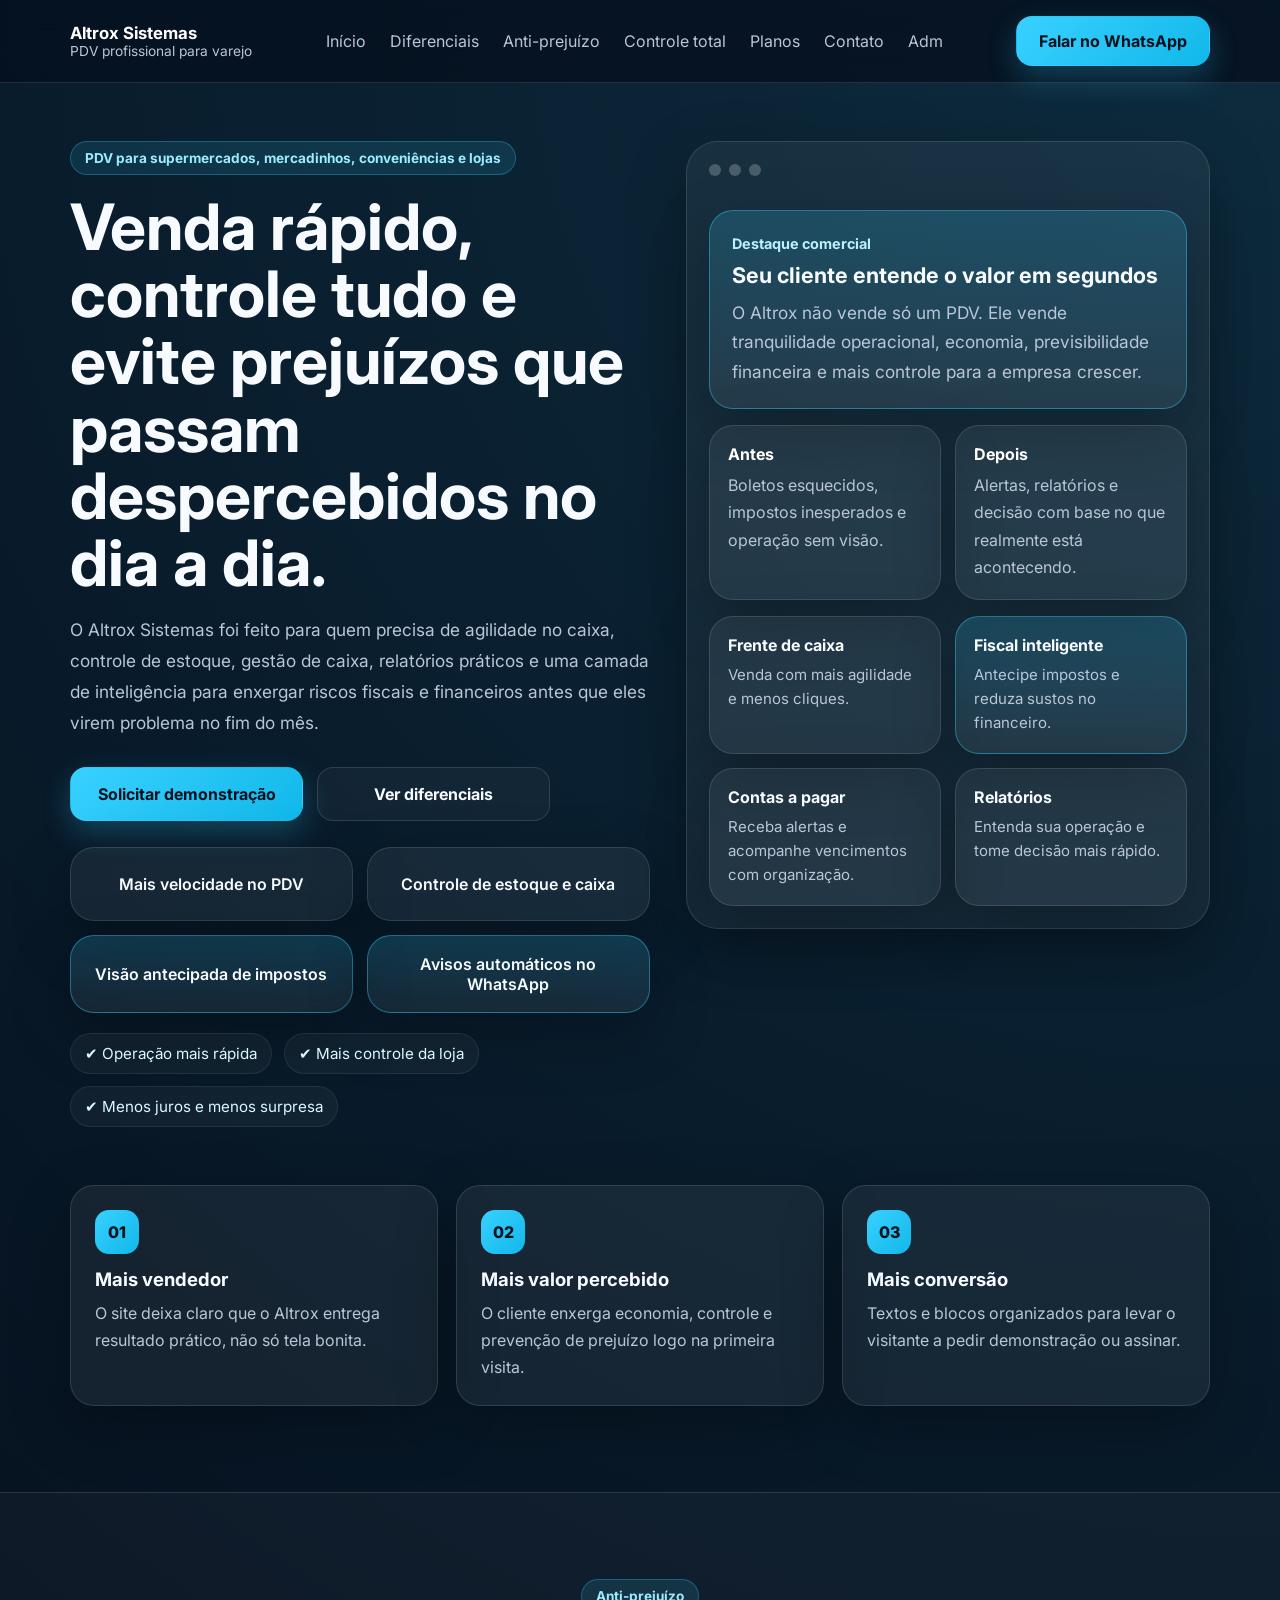
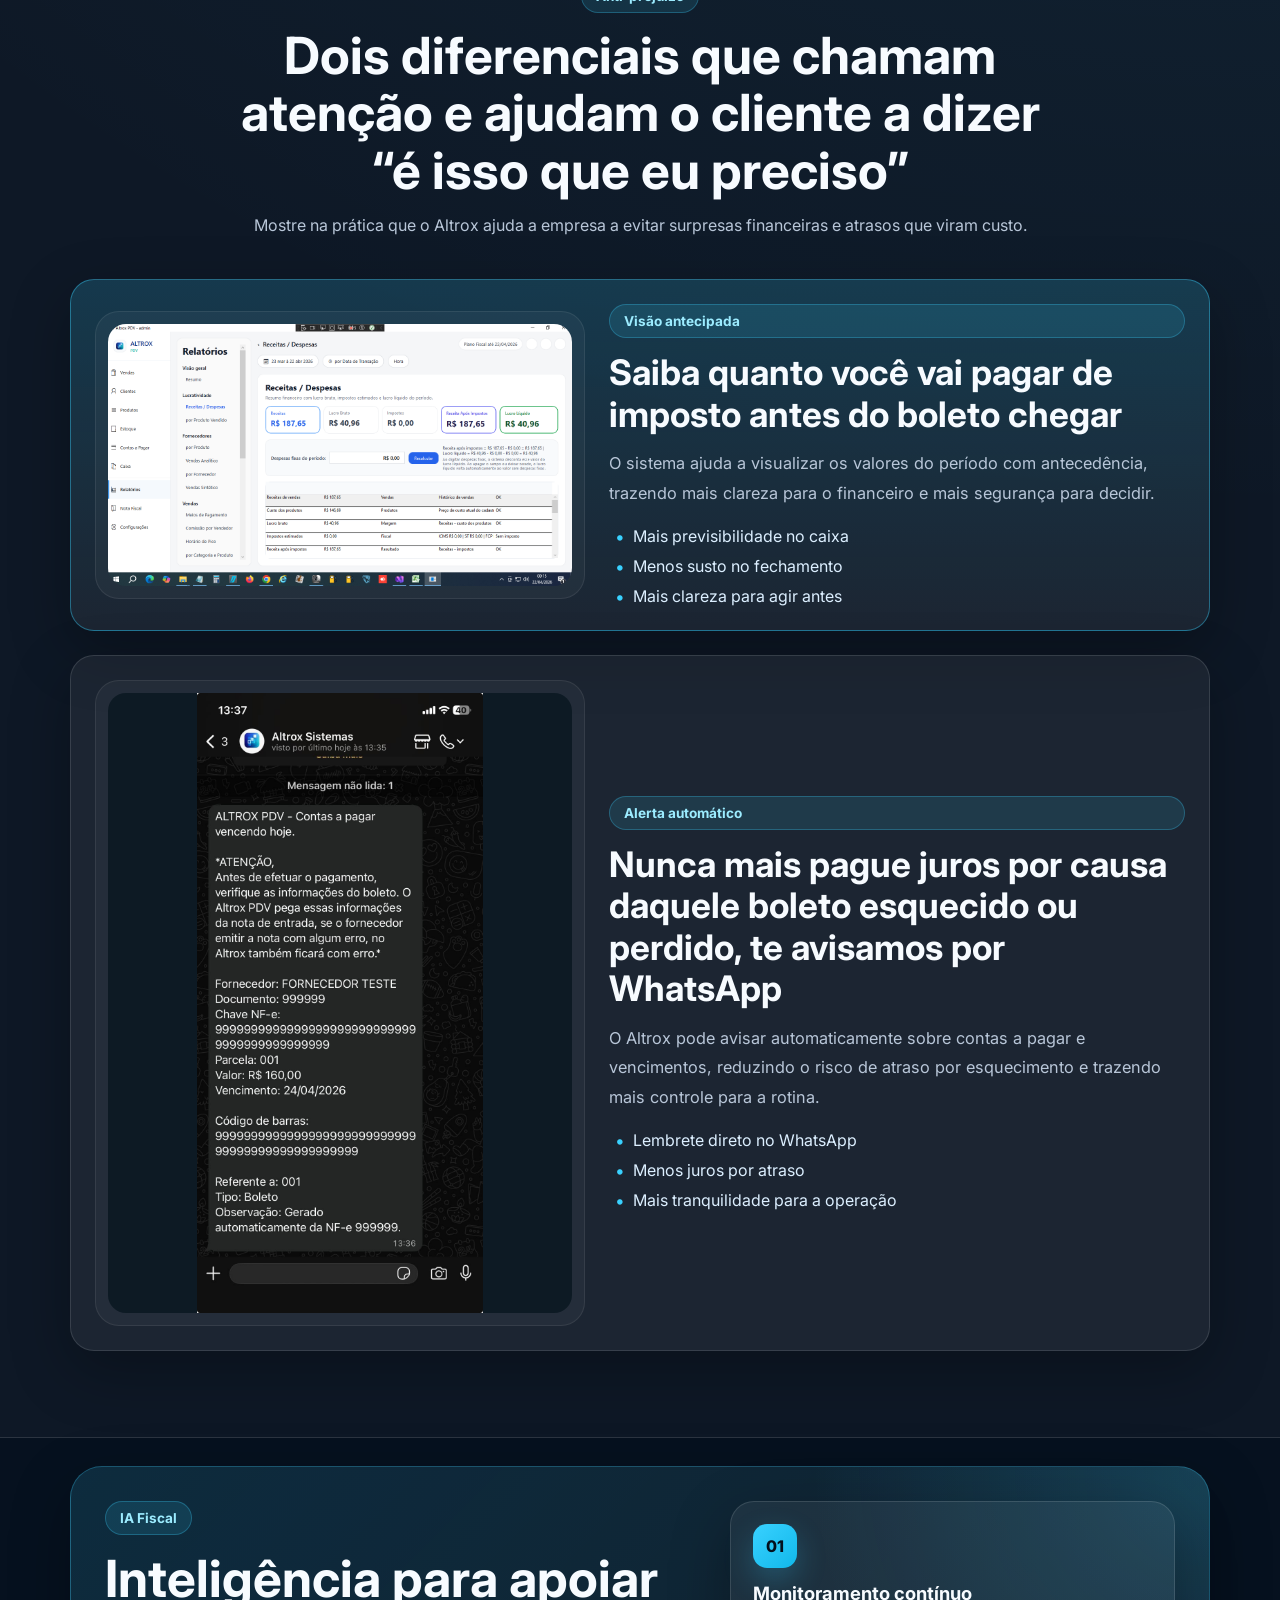
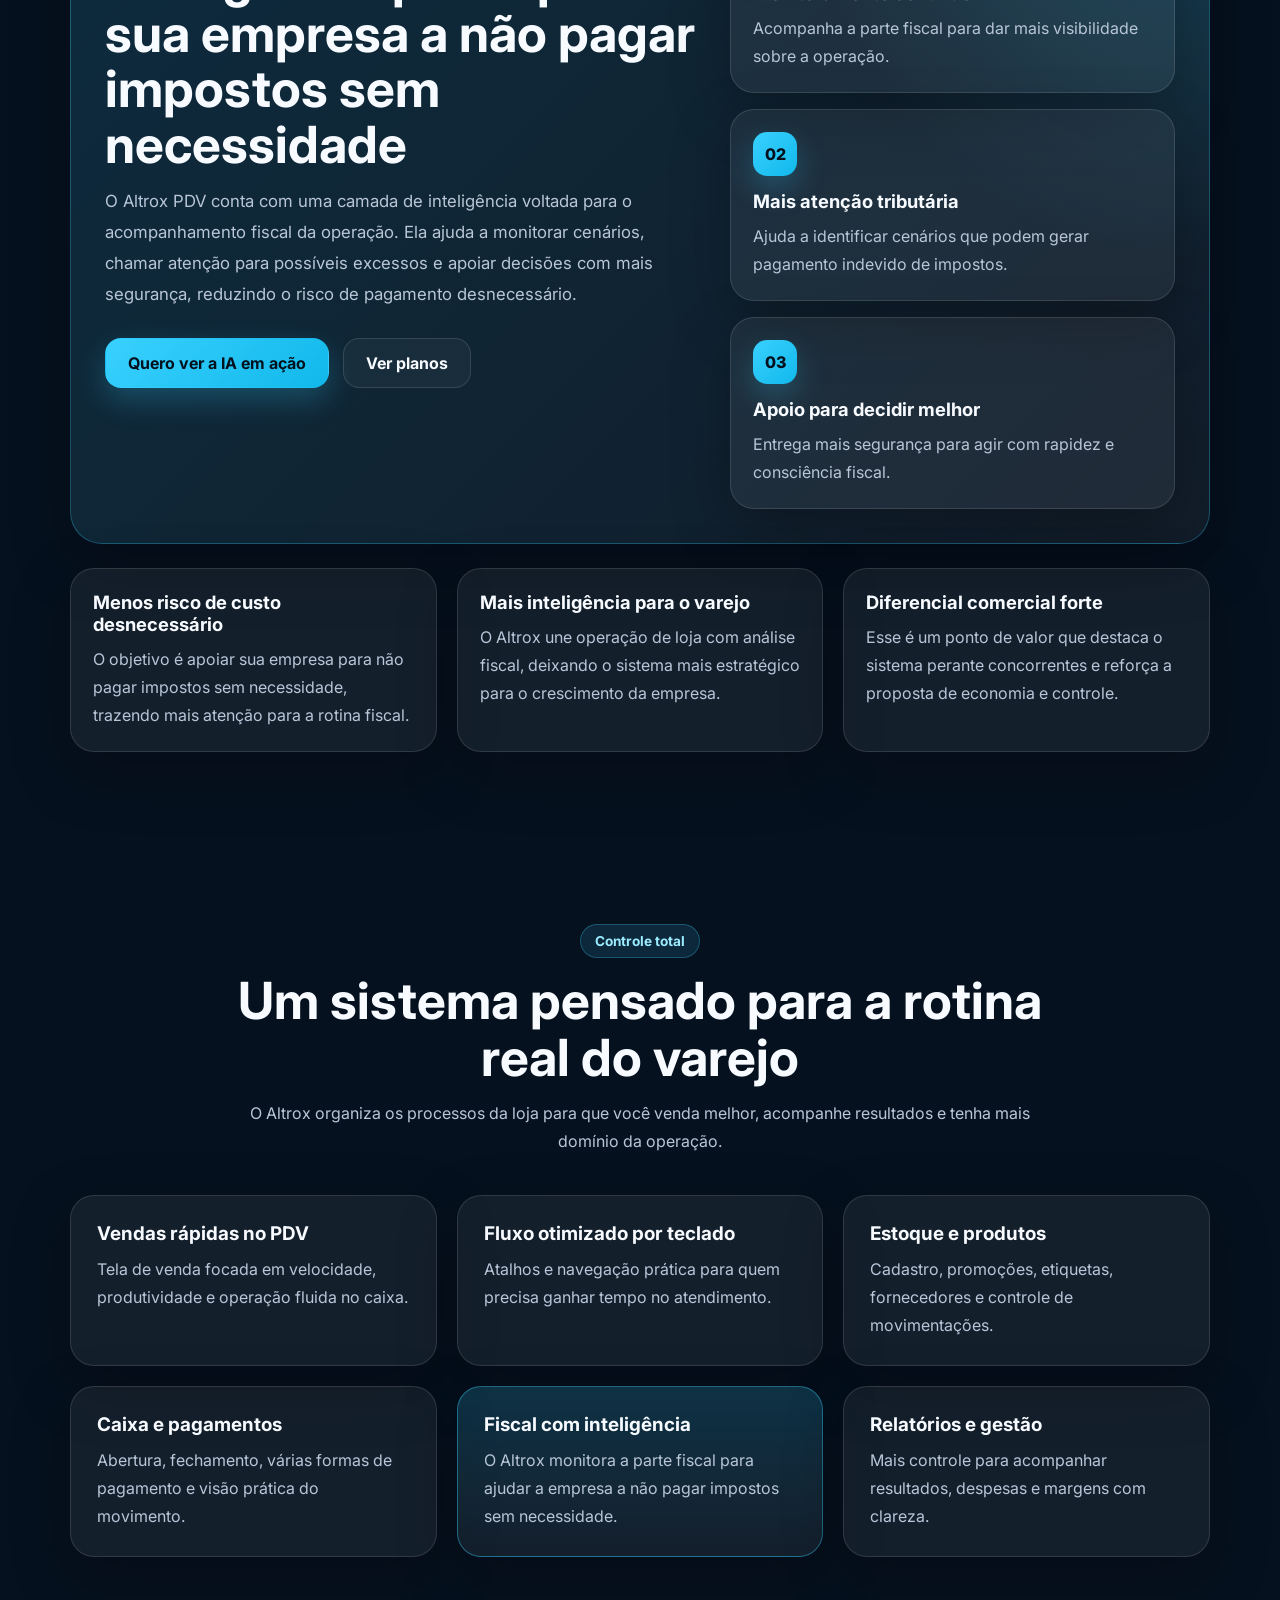
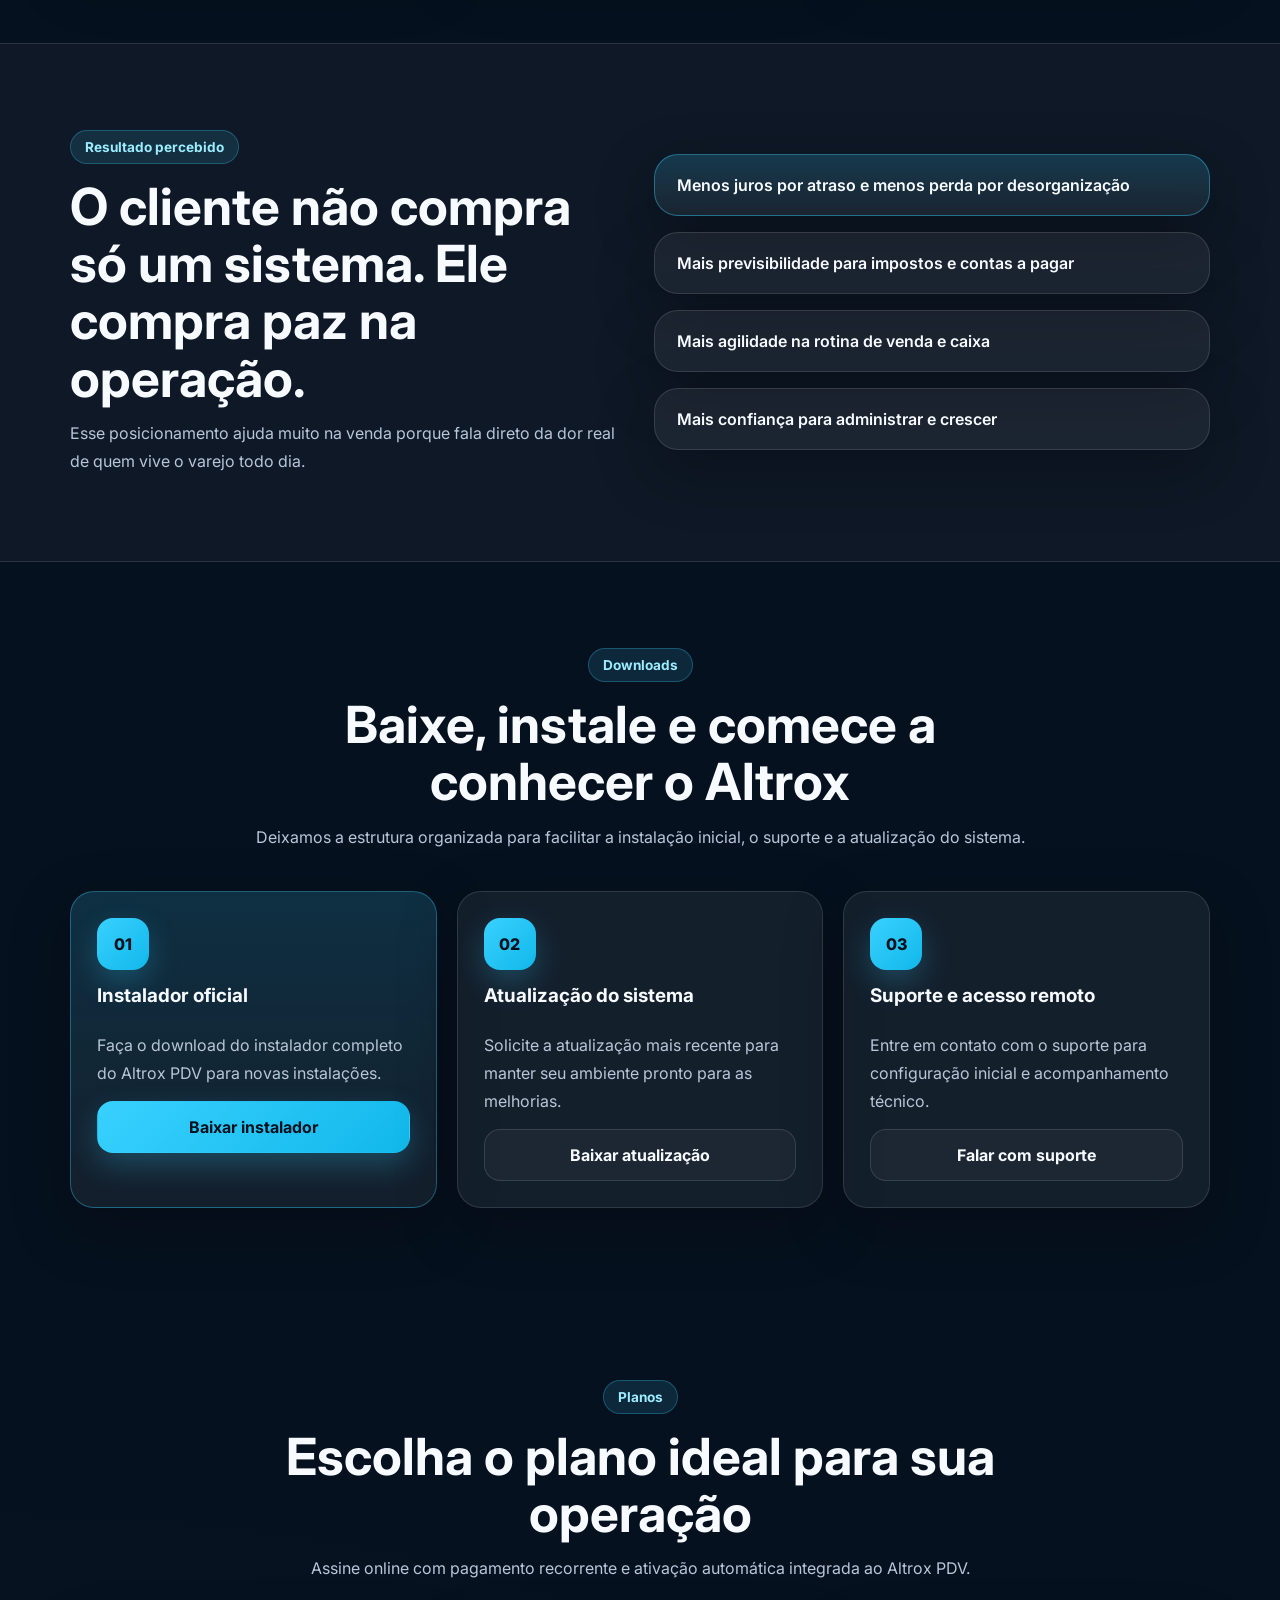
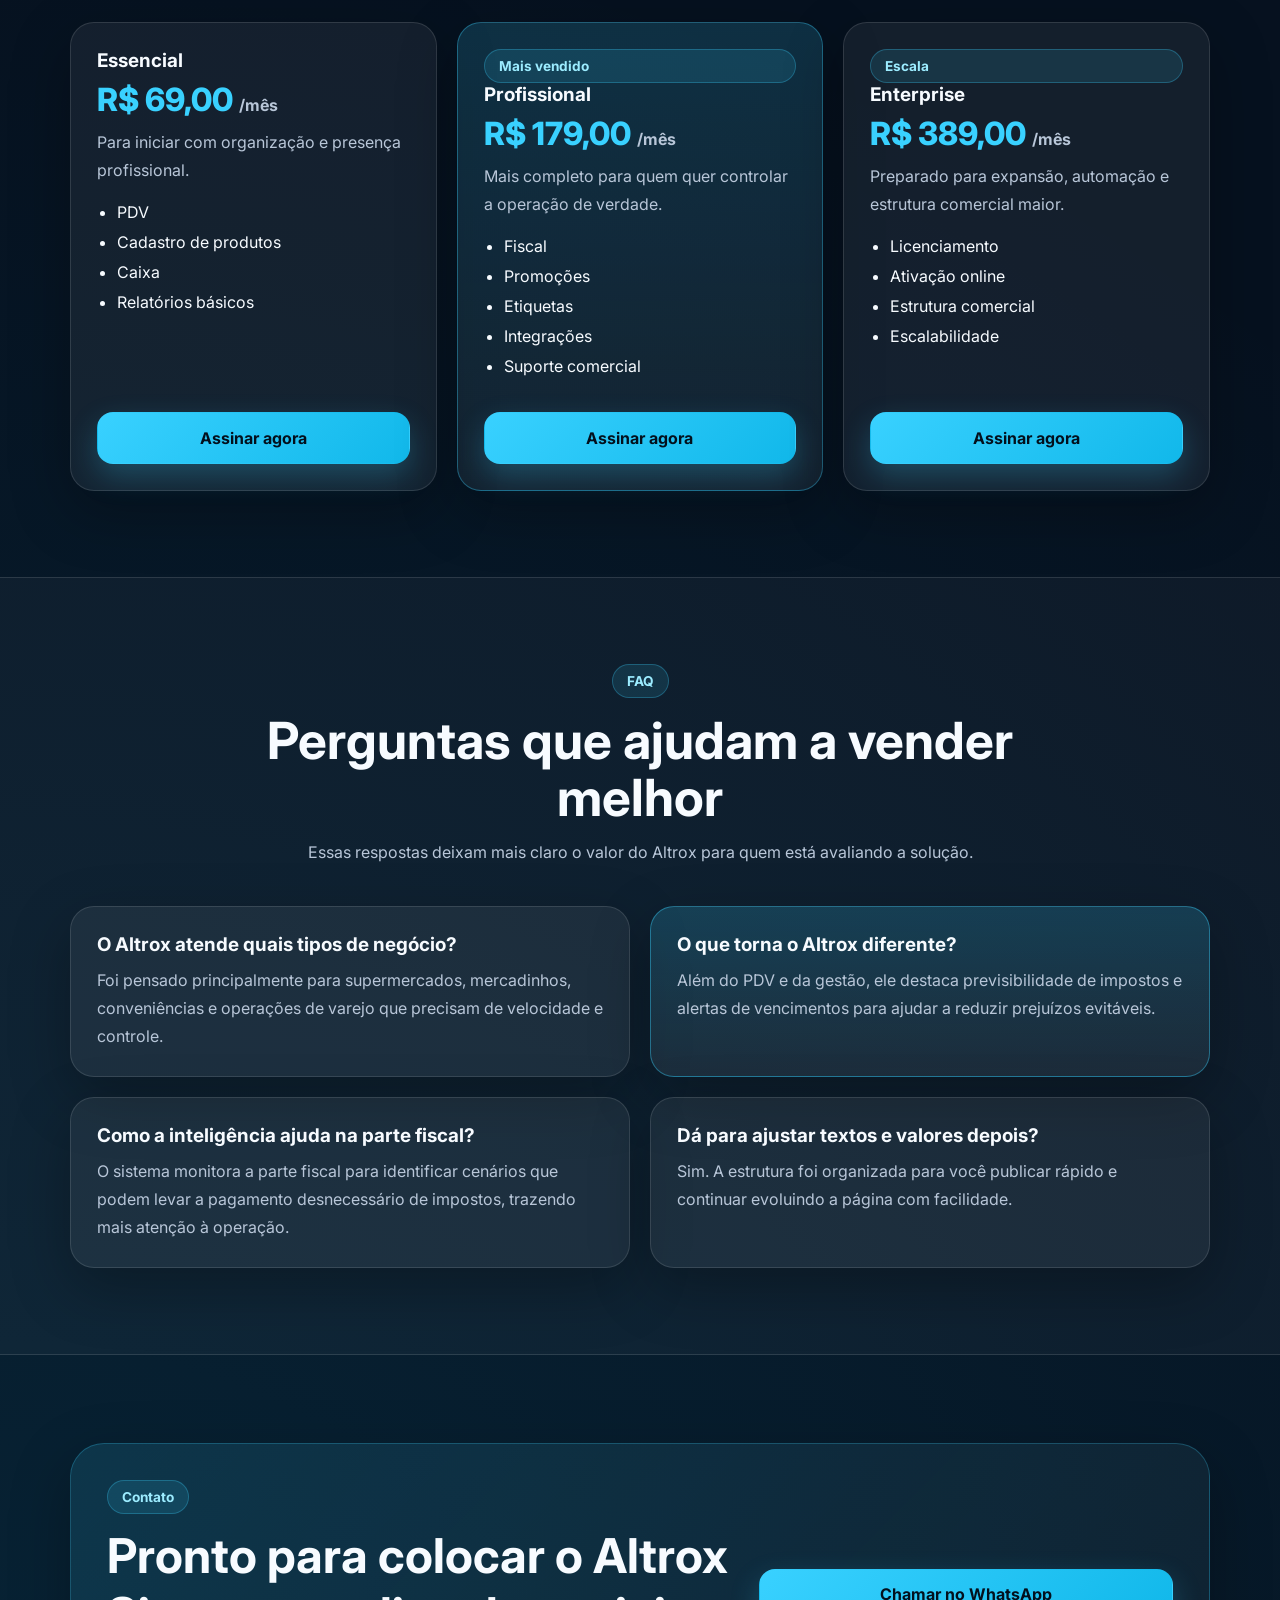
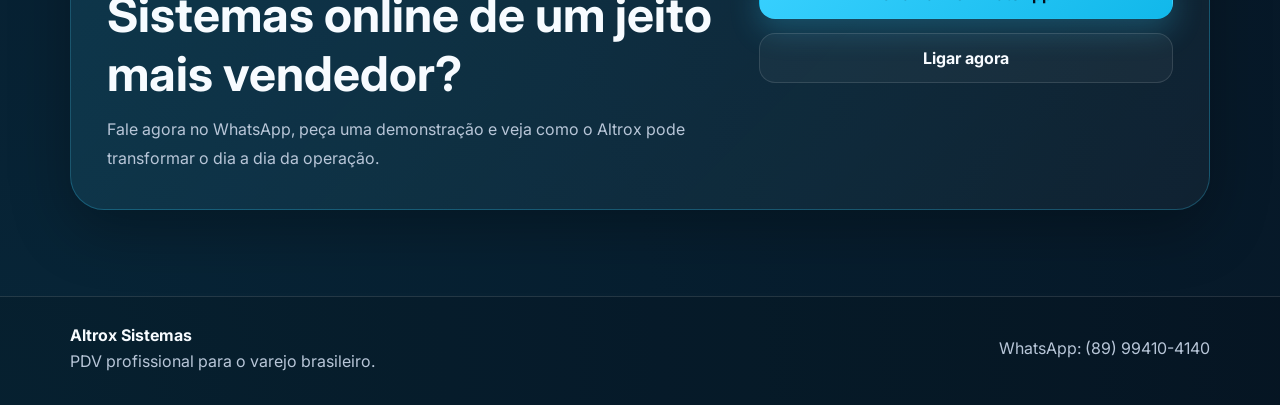
<file: index.html>
<!DOCTYPE html>
<html lang="pt-BR">
<head>
  <meta charset="UTF-8" />
  <meta name="viewport" content="width=device-width, initial-scale=1.0" />
  <title>Altrox Sistemas | PDV com IA fiscal e avisos no WhatsApp</title>
  <meta name="description" content="Altrox Sistemas: PDV profissional para varejo com vendas rápidas, controle total da loja, visão antecipada de impostos e alertas de boletos por WhatsApp." />
  <link rel="preconnect" href="https://fonts.googleapis.com">
  <link rel="preconnect" href="https://fonts.gstatic.com" crossorigin>
  <link href="https://fonts.googleapis.com/css2?family=Inter:wght@400;500;600;700;800&display=swap" rel="stylesheet">
  <link rel="stylesheet" href="styles.css" />
</head>
<body>
  <header class="topbar">
    <div class="container nav">
      <a href="#inicio" class="brand-group" aria-label="Altrox Sistemas - início">
        <div class="brand">
          <div class="brand-text">
            <strong>Altrox Sistemas</strong>
            <span>PDV profissional para varejo</span>
          </div>
        </div>
      </a>

      <nav class="menu">
        <a href="#inicio">Início</a>
        <a href="#provas">Diferenciais</a>
        <a href="#anti-prejuizo">Anti-prejuízo</a>
        <a href="#controle-total">Controle total</a>
        <a href="#planos">Planos</a>
        <a href="#contato">Contato</a>
        <a href="http://75.119.131.13:62051/login" target="_blank" rel="noopener noreferrer">Adm</a>
      </nav>

      <a class="btn btn-primary desktop-only" href="https://wa.me/5589994104140?text=Ol%C3%A1%2C%20quero%20conhecer%20o%20Altrox%20Sistemas" target="_blank" rel="noopener noreferrer">Falar no WhatsApp</a>
    </div>
  </header>

  <main id="inicio">
    <section class="hero hero-premium">
      <div class="container hero-grid">
        <div class="hero-copy">
          <div class="badge">PDV para supermercados, mercadinhos, conveniências e lojas</div>
          <h1>Venda rápido, controle tudo e evite prejuízos que passam despercebidos no dia a dia.</h1>
          <p>
            O Altrox Sistemas foi feito para quem precisa de agilidade no caixa, controle de estoque,
            gestão de caixa, relatórios práticos e uma camada de inteligência para enxergar riscos fiscais
            e financeiros antes que eles virem problema no fim do mês.
          </p>

          <div class="hero-actions">
            <a class="btn btn-primary" href="https://wa.me/5589994104140?text=Ol%C3%A1%2C%20quero%20uma%20demonstra%C3%A7%C3%A3o%20do%20Altrox%20Sistemas" target="_blank" rel="noopener noreferrer">Solicitar demonstração</a>
            <a class="btn btn-secondary" href="#anti-prejuizo">Ver diferenciais</a>
          </div>

          <div class="hero-points">
            <div class="point-card">Mais velocidade no PDV</div>
            <div class="point-card">Controle de estoque e caixa</div>
            <div class="point-card point-card-highlight">Visão antecipada de impostos</div>
            <div class="point-card point-card-highlight">Avisos automáticos no WhatsApp</div>
          </div>

          <div class="hero-proof-strip">
            <span>✔ Operação mais rápida</span>
            <span>✔ Mais controle da loja</span>
            <span>✔ Menos juros e menos surpresa</span>
          </div>
        </div>

        <div class="hero-panel">
          <div class="glass-card hero-showcase">
            <div class="panel-header">
              <span class="dot"></span>
              <span class="dot"></span>
              <span class="dot"></span>
            </div>

            <div class="showcase-card highlight">
              <span class="showcase-label">Destaque comercial</span>
              <h3>Seu cliente entende o valor em segundos</h3>
              <p>
                O Altrox não vende só um PDV. Ele vende tranquilidade operacional, economia,
                previsibilidade financeira e mais controle para a empresa crescer.
              </p>
            </div>

            <div class="showcase-stats">
              <div class="showcase-stat">
                <strong>Antes</strong>
                <span>Boletos esquecidos, impostos inesperados e operação sem visão.</span>
              </div>
              <div class="showcase-stat">
                <strong>Depois</strong>
                <span>Alertas, relatórios e decisão com base no que realmente está acontecendo.</span>
              </div>
            </div>

            <div class="panel-grid">
              <div class="mini-card">
                <h3>Frente de caixa</h3>
                <p>Venda com mais agilidade e menos cliques.</p>
              </div>
              <div class="mini-card mini-card-highlight">
                <h3>Fiscal inteligente</h3>
                <p>Antecipe impostos e reduza sustos no financeiro.</p>
              </div>
              <div class="mini-card">
                <h3>Contas a pagar</h3>
                <p>Receba alertas e acompanhe vencimentos com organização.</p>
              </div>
              <div class="mini-card">
                <h3>Relatórios</h3>
                <p>Entenda sua operação e tome decisão mais rápido.</p>
              </div>
            </div>
          </div>
        </div>
      </div>
    </section>

    <section id="provas" class="section proof-section">
      <div class="container">
        <div class="proof-grid">
          <article class="proof-card">
            <span class="proof-number">01</span>
            <h3>Mais vendedor</h3>
            <p>O site deixa claro que o Altrox entrega resultado prático, não só tela bonita.</p>
          </article>
          <article class="proof-card">
            <span class="proof-number">02</span>
            <h3>Mais valor percebido</h3>
            <p>O cliente enxerga economia, controle e prevenção de prejuízo logo na primeira visita.</p>
          </article>
          <article class="proof-card">
            <span class="proof-number">03</span>
            <h3>Mais conversão</h3>
            <p>Textos e blocos organizados para levar o visitante a pedir demonstração ou assinar.</p>
          </article>
        </div>
      </div>
    </section>

    <section id="anti-prejuizo" class="section section-alt anti-loss-section">
      <div class="container">
        <div class="section-heading">
          <span class="section-tag">Anti-prejuízo</span>
          <h2>Dois diferenciais que chamam atenção e ajudam o cliente a dizer “é isso que eu preciso”</h2>
          <p>Mostre na prática que o Altrox ajuda a empresa a evitar surpresas financeiras e atrasos que viram custo.</p>
        </div>

        <div class="image-feature-grid">
          <article class="image-feature-card image-feature-card-highlight">
            <div class="image-frame">
              <img src="relatorio-impostos.png" alt="Painel do Altrox mostrando relatório de receitas, despesas e impostos" />
            </div>
            <div class="image-feature-content">
              <span class="section-tag">Visão antecipada</span>
              <h3>Saiba quanto você vai pagar de imposto antes do boleto chegar</h3>
              <p>
                O sistema ajuda a visualizar os valores do período com antecedência,
                trazendo mais clareza para o financeiro e mais segurança para decidir.
              </p>
              <ul class="feature-list">
                <li>Mais previsibilidade no caixa</li>
                <li>Menos susto no fechamento</li>
                <li>Mais clareza para agir antes</li>
              </ul>
            </div>
          </article>

          <article class="image-feature-card">
            <div class="image-frame whatsapp-frame">
              <img src="whatsapp-boletos.jpeg" alt="Mensagem de WhatsApp enviada pelo Altrox avisando boleto a vencer" />
            </div>
            <div class="image-feature-content">
              <span class="section-tag">Alerta automático</span>
              <h3>Nunca mais pague juros por causa daquele boleto esquecido ou perdido, te avisamos por WhatsApp</h3>
              <p>
                O Altrox pode avisar automaticamente sobre contas a pagar e vencimentos,
                reduzindo o risco de atraso por esquecimento e trazendo mais controle para a rotina.
              </p>
              <ul class="feature-list">
                <li>Lembrete direto no WhatsApp</li>
                <li>Menos juros por atraso</li>
                <li>Mais tranquilidade para a operação</li>
              </ul>
            </div>
          </article>
        </div>
      </div>
    </section>

    <section id="ia-fiscal" class="section ia-section">
      <div class="container">
        <div class="ia-hero-card">
          <div class="ia-hero-copy">
            <span class="section-tag ia-tag">IA Fiscal</span>
            <h2>Inteligência para apoiar sua empresa a não pagar impostos sem necessidade</h2>
            <p>
              O Altrox PDV conta com uma camada de inteligência voltada para o acompanhamento fiscal da operação.
              Ela ajuda a monitorar cenários, chamar atenção para possíveis excessos e apoiar decisões com mais segurança,
              reduzindo o risco de pagamento desnecessário.
            </p>
            <div class="ia-hero-actions">
              <a class="btn btn-primary" href="https://wa.me/5589994104140?text=Ol%C3%A1%2C%20quero%20ver%20como%20funciona%20a%20IA%20fiscal%20do%20Altrox%20PDV" target="_blank" rel="noopener noreferrer">Quero ver a IA em ação</a>
              <a class="btn btn-secondary" href="#planos">Ver planos</a>
            </div>
          </div>

          <div class="ia-hero-side">
            <div class="ia-side-card">
              <div class="ia-side-number">01</div>
              <h3>Monitoramento contínuo</h3>
              <p>Acompanha a parte fiscal para dar mais visibilidade sobre a operação.</p>
            </div>
            <div class="ia-side-card">
              <div class="ia-side-number">02</div>
              <h3>Mais atenção tributária</h3>
              <p>Ajuda a identificar cenários que podem gerar pagamento indevido de impostos.</p>
            </div>
            <div class="ia-side-card">
              <div class="ia-side-number">03</div>
              <h3>Apoio para decidir melhor</h3>
              <p>Entrega mais segurança para agir com rapidez e consciência fiscal.</p>
            </div>
          </div>
        </div>

        <div class="ia-feature-grid">
          <article class="ia-feature-card">
            <h3>Menos risco de custo desnecessário</h3>
            <p>O objetivo é apoiar sua empresa para não pagar impostos sem necessidade, trazendo mais atenção para a rotina fiscal.</p>
          </article>
          <article class="ia-feature-card">
            <h3>Mais inteligência para o varejo</h3>
            <p>O Altrox une operação de loja com análise fiscal, deixando o sistema mais estratégico para o crescimento da empresa.</p>
          </article>
          <article class="ia-feature-card">
            <h3>Diferencial comercial forte</h3>
            <p>Esse é um ponto de valor que destaca o sistema perante concorrentes e reforça a proposta de economia e controle.</p>
          </article>
        </div>
      </div>
    </section>

    <section id="controle-total" class="section">
      <div class="container">
        <div class="section-heading">
          <span class="section-tag">Controle total</span>
          <h2>Um sistema pensado para a rotina real do varejo</h2>
          <p>O Altrox organiza os processos da loja para que você venda melhor, acompanhe resultados e tenha mais domínio da operação.</p>
        </div>

        <div class="cards-grid control-grid">
          <article class="feature-card">
            <h3>Vendas rápidas no PDV</h3>
            <p>Tela de venda focada em velocidade, produtividade e operação fluida no caixa.</p>
          </article>
          <article class="feature-card">
            <h3>Fluxo otimizado por teclado</h3>
            <p>Atalhos e navegação prática para quem precisa ganhar tempo no atendimento.</p>
          </article>
          <article class="feature-card">
            <h3>Estoque e produtos</h3>
            <p>Cadastro, promoções, etiquetas, fornecedores e controle de movimentações.</p>
          </article>
          <article class="feature-card">
            <h3>Caixa e pagamentos</h3>
            <p>Abertura, fechamento, várias formas de pagamento e visão prática do movimento.</p>
          </article>
          <article class="feature-card feature-card-highlight">
            <h3>Fiscal com inteligência</h3>
            <p>O Altrox monitora a parte fiscal para ajudar a empresa a não pagar impostos sem necessidade.</p>
          </article>
          <article class="feature-card">
            <h3>Relatórios e gestão</h3>
            <p>Mais controle para acompanhar resultados, despesas e margens com clareza.</p>
          </article>
        </div>
      </div>
    </section>

    <section class="section section-alt outcome-section">
      <div class="container split-grid split-grid-strong">
        <div>
          <div class="section-heading left">
            <span class="section-tag">Resultado percebido</span>
            <h2>O cliente não compra só um sistema. Ele compra paz na operação.</h2>
            <p>Esse posicionamento ajuda muito na venda porque fala direto da dor real de quem vive o varejo todo dia.</p>
          </div>
        </div>
        <div class="benefit-list">
          <div class="benefit-item benefit-item-highlight">Menos juros por atraso e menos perda por desorganização</div>
          <div class="benefit-item">Mais previsibilidade para impostos e contas a pagar</div>
          <div class="benefit-item">Mais agilidade na rotina de venda e caixa</div>
          <div class="benefit-item">Mais confiança para administrar e crescer</div>
        </div>
      </div>
    </section>

    <section id="downloads" class="section downloads-section">
      <div class="container">
        <div class="section-heading">
          <span class="section-tag">Downloads</span>
          <h2>Baixe, instale e comece a conhecer o Altrox</h2>
          <p>Deixamos a estrutura organizada para facilitar a instalação inicial, o suporte e a atualização do sistema.</p>
        </div>

        <div class="downloads-grid">
          <article class="download-card featured-download">
            <div class="download-icon">01</div>
            <h3>Instalador oficial</h3>
            <p>Faça o download do instalador completo do Altrox PDV para novas instalações.</p>
            <a class="btn btn-primary btn-plan" href="https://api.altroxpdv.com.br/download/latest" target="_blank" rel="noopener noreferrer" download>Baixar instalador</a>
          </article>

          <article class="download-card">
            <div class="download-icon">02</div>
            <h3>Atualização do sistema</h3>
            <p>Solicite a atualização mais recente para manter seu ambiente pronto para as melhorias.</p>
            <a class="btn btn-secondary btn-plan" href="https://api.altroxpdv.com.br/download/latest" target="_blank" rel="noopener noreferrer" download>Baixar atualização</a>
          </article>

          <article class="download-card">
            <div class="download-icon">03</div>
            <h3>Suporte e acesso remoto</h3>
            <p>Entre em contato com o suporte para configuração inicial e acompanhamento técnico.</p>
            <a class="btn btn-secondary btn-plan" href="https://wa.me/5589994104140?text=Ol%C3%A1%2C%20preciso%20de%20suporte%20e%20arquivos%20de%20acesso%20remoto%20do%20Altrox%20Sistemas" target="_blank" rel="noopener noreferrer">Falar com suporte</a>
          </article>
        </div>
      </div>
    </section>

    <section id="planos" class="section pricing-section">
      <div class="container">
        <div class="section-heading">
          <span class="section-tag">Planos</span>
          <h2>Escolha o plano ideal para sua operação</h2>
          <p>Assine online com pagamento recorrente e ativação automática integrada ao Altrox PDV.</p>
        </div>
        <div class="pricing-grid">
          <article class="price-card">
            <h3>Essencial</h3>
            <div class="price">R$ 69,00 <span>/mês</span></div>
            <p>Para iniciar com organização e presença profissional.</p>
            <ul>
              <li>PDV</li>
              <li>Cadastro de produtos</li>
              <li>Caixa</li>
              <li>Relatórios básicos</li>
            </ul>
            <div class="price-actions">
              <button class="btn btn-primary btn-plan" type="button" data-plan-code="ESSENCIAL" data-plan-name="Essencial">Assinar agora</button>
            </div>
          </article>

          <article class="price-card featured">
            <span class="featured-badge">Mais vendido</span>
            <h3>Profissional</h3>
            <div class="price">R$ 179,00 <span>/mês</span></div>
            <p>Mais completo para quem quer controlar a operação de verdade.</p>
            <ul>
              <li>Fiscal</li>
              <li>Promoções</li>
              <li>Etiquetas</li>
              <li>Integrações</li>
              <li>Suporte comercial</li>
            </ul>
            <div class="price-actions">
              <button class="btn btn-primary btn-plan" type="button" data-plan-code="PROFISSIONAL" data-plan-name="Profissional">Assinar agora</button>
            </div>
          </article>

          <article class="price-card">
            <span class="featured-badge">Escala</span>
            <h3>Enterprise</h3>
            <div class="price">R$ 389,00 <span>/mês</span></div>
            <p>Preparado para expansão, automação e estrutura comercial maior.</p>
            <ul>
              <li>Licenciamento</li>
              <li>Ativação online</li>
              <li>Estrutura comercial</li>
              <li>Escalabilidade</li>
            </ul>
            <div class="price-actions">
              <button class="btn btn-primary btn-plan" type="button" data-plan-code="ENTERPRISE" data-plan-name="Enterprise">Assinar agora</button>
            </div>
          </article>
        </div>
      </div>
    </section>

    <section class="section section-alt faq-section">
      <div class="container faq-box">
        <div class="section-heading">
          <span class="section-tag">FAQ</span>
          <h2>Perguntas que ajudam a vender melhor</h2>
          <p>Essas respostas deixam mais claro o valor do Altrox para quem está avaliando a solução.</p>
        </div>
        <div class="faq-grid">
          <article class="faq-item">
            <h3>O Altrox atende quais tipos de negócio?</h3>
            <p>Foi pensado principalmente para supermercados, mercadinhos, conveniências e operações de varejo que precisam de velocidade e controle.</p>
          </article>
          <article class="faq-item faq-item-highlight">
            <h3>O que torna o Altrox diferente?</h3>
            <p>Além do PDV e da gestão, ele destaca previsibilidade de impostos e alertas de vencimentos para ajudar a reduzir prejuízos evitáveis.</p>
          </article>
          <article class="faq-item">
            <h3>Como a inteligência ajuda na parte fiscal?</h3>
            <p>O sistema monitora a parte fiscal para identificar cenários que podem levar a pagamento desnecessário de impostos, trazendo mais atenção à operação.</p>
          </article>
          <article class="faq-item">
            <h3>Dá para ajustar textos e valores depois?</h3>
            <p>Sim. A estrutura foi organizada para você publicar rápido e continuar evoluindo a página com facilidade.</p>
          </article>
        </div>
      </div>
    </section>

    <section id="contato" class="section contact-section">
      <div class="container contact-box">
        <div>
          <span class="section-tag">Contato</span>
          <h2>Pronto para colocar o Altrox Sistemas online de um jeito mais vendedor?</h2>
          <p>
            Fale agora no WhatsApp, peça uma demonstração e veja como o Altrox pode transformar o dia a dia da operação.
          </p>
        </div>
        <div class="contact-actions">
          <a class="btn btn-primary btn-large" href="https://wa.me/5589994104140?text=Ol%C3%A1%2C%20quero%20conhecer%20o%20Altrox%20Sistemas" target="_blank" rel="noopener noreferrer">Chamar no WhatsApp</a>
          <a class="btn btn-secondary btn-large" href="tel:+5589994104140">Ligar agora</a>
        </div>
      </div>
    </section>
  </main>

  <footer class="footer">
    <div class="container footer-content">
      <div>
        <strong>Altrox Sistemas</strong>
        <p>PDV profissional para o varejo brasileiro.</p>
      </div>
      <div>
        <a href="https://wa.me/5589994104140" target="_blank" rel="noopener noreferrer">WhatsApp: (89) 99410-4140</a>
      </div>
    </div>
  </footer>

  <div class="checkout-modal" id="checkoutModal" aria-hidden="true">
    <div class="checkout-modal__backdrop" data-close-modal></div>
    <div class="checkout-modal__dialog" role="dialog" aria-modal="true" aria-labelledby="checkoutModalTitle">
      <button class="checkout-modal__close" type="button" data-close-modal aria-label="Fechar">×</button>

      <div class="checkout-modal__header">
        <span class="section-tag">Assinatura online</span>
        <h2 id="checkoutModalTitle">Finalizar assinatura</h2>
        <p>Preencha seus dados para gerar o link de pagamento e liberar sua assinatura automaticamente.</p>
      </div>

      <form id="checkoutForm" class="checkout-form">
        <input type="hidden" id="planCode" name="planCode" />
        <div class="checkout-selected-plan">
          <span>Plano selecionado</span>
          <strong id="selectedPlanName">-</strong>
        </div>

        <div class="checkout-grid">
          <div class="form-group">
            <label for="razaoSocial">Nome ou Razão Social</label>
            <input type="text" id="razaoSocial" name="razaoSocial" placeholder="Digite o nome ou razão social" required />
          </div>

          <div class="form-group">
            <label for="nomeFantasia">Nome Fantasia</label>
            <input type="text" id="nomeFantasia" name="nomeFantasia" placeholder="Opcional" />
          </div>

          <div class="form-group">
            <label for="documento">CPF ou CNPJ</label>
            <input type="text" id="documento" name="documento" placeholder="Digite o CPF ou CNPJ" required />
          </div>

          <div class="form-group">
            <label for="email">E-mail</label>
            <input type="email" id="email" name="email" placeholder="Digite o e-mail" required />
          </div>

          <div class="form-group">
            <label for="telefone">Telefone</label>
            <input type="text" id="telefone" name="telefone" placeholder="Digite o telefone" required />
          </div>
        </div>

        <div class="checkout-feedback" id="checkoutFeedback"></div>

        <div class="checkout-actions">
          <button type="button" class="btn btn-secondary" data-close-modal>Cancelar</button>
          <button type="submit" class="btn btn-primary" id="checkoutSubmitButton">Gerar link de pagamento</button>
        </div>
      </form>
    </div>
  </div>

  <script>
    (function () {
      const API_BASE_URL = "https://api.altroxpdv.com.br/api/public/checkout";
      const modal = document.getElementById("checkoutModal");
      const form = document.getElementById("checkoutForm");
      const planCodeInput = document.getElementById("planCode");
      const selectedPlanName = document.getElementById("selectedPlanName");
      const feedback = document.getElementById("checkoutFeedback");
      const submitButton = document.getElementById("checkoutSubmitButton");
      const planButtons = document.querySelectorAll("[data-plan-code]");

      let availablePlans = [];

      async function loadPlans() {
        try {
          const response = await fetch(API_BASE_URL + "/plans", {
            method: "GET",
            headers: { "Accept": "application/json" }
          });

          if (!response.ok) {
            throw new Error("Não foi possível carregar os planos da API.");
          }

          availablePlans = await response.json();
        } catch (error) {
          console.error(error);
          availablePlans = [];
        }
      }

      function normalizeText(value) {
        return (value || "")
          .toString()
          .trim()
          .normalize("NFD")
          .replace(/[\u0300-\u036f]/g, "")
          .toUpperCase();
      }

      function findPlanByCode(planCode) {
        const normalizedCode = normalizeText(planCode);

        return availablePlans.find(function (plan) {
          return (
            normalizeText(plan.code) === normalizedCode ||
            normalizeText(plan.name) === normalizedCode ||
            normalizeText(plan.title) === normalizedCode
          );
        });
      }

      function openModal(planCode, planName) {
        form.reset();
        planCodeInput.value = planCode;
        selectedPlanName.textContent = planName;
        feedback.className = "checkout-feedback";
        feedback.textContent = "";
        modal.classList.add("is-open");
        modal.setAttribute("aria-hidden", "false");
        document.body.classList.add("modal-open");
      }

      function closeModal() {
        modal.classList.remove("is-open");
        modal.setAttribute("aria-hidden", "true");
        document.body.classList.remove("modal-open");
        feedback.className = "checkout-feedback";
        feedback.textContent = "";
      }

      function setFeedback(message, type) {
        feedback.textContent = message;
        feedback.className = "checkout-feedback is-visible" + (type ? " " + type : "");
      }

      function setLoading(isLoading) {
        submitButton.disabled = isLoading;
        submitButton.textContent = isLoading ? "Gerando pagamento..." : "Gerar link de pagamento";
      }

      function onlyDigits(value) {
        return (value || "").replace(/\D/g, "");
      }

      function buildPayload(planId) {
        return {
          planId: planId,
          razaoSocial: document.getElementById("razaoSocial").value.trim(),
          nomeFantasia: document.getElementById("nomeFantasia").value.trim(),
          documento: document.getElementById("documento").value.trim(),
          email: document.getElementById("email").value.trim(),
          telefone: document.getElementById("telefone").value.trim(),
          successUrl: window.location.origin + "/?pagamento=sucesso",
          pendingUrl: window.location.origin + "/?pagamento=pendente",
          failureUrl: window.location.origin + "/?pagamento=falhou"
        };
      }

      planButtons.forEach(function (button) {
        button.addEventListener("click", function () {
          openModal(button.dataset.planCode || "", button.dataset.planName || "Plano");
        });
      });

      document.querySelectorAll("[data-close-modal]").forEach(function (element) {
        element.addEventListener("click", closeModal);
      });

      document.addEventListener("keydown", function (event) {
        if (event.key === "Escape" && modal.classList.contains("is-open")) {
          closeModal();
        }
      });

      form.addEventListener("submit", async function (event) {
        event.preventDefault();

        const selectedPlan = findPlanByCode(planCodeInput.value);
        if (!selectedPlan || !selectedPlan.id) {
          setFeedback("Não foi possível localizar o plano na API. Verifique se os códigos dos planos estão cadastrados corretamente.", "is-error");
          return;
        }

        const documento = onlyDigits(document.getElementById("documento").value);
        if (documento.length < 11) {
          setFeedback("Informe um CPF ou CNPJ válido.", "is-error");
          return;
        }

        if (!document.getElementById("razaoSocial").value.trim()) {
          setFeedback("Informe o nome ou razão social.", "is-error");
          return;
        }

        if (!document.getElementById("email").value.trim()) {
          setFeedback("Informe o e-mail.", "is-error");
          return;
        }

        if (!document.getElementById("telefone").value.trim()) {
          setFeedback("Informe o telefone.", "is-error");
          return;
        }

        setLoading(true);
        setFeedback("Gerando seu Pix...", "is-info");

        try {
          const response = await fetch(API_BASE_URL + "/subscription-pix", {
            method: "POST",
            headers: {
              "Content-Type": "application/json",
              "Accept": "application/json"
            },
            body: JSON.stringify(buildPayload(selectedPlan.id))
          });

          const responseText = await response.text();
          let data = null;

          try {
            data = responseText ? JSON.parse(responseText) : null;
          } catch {
            data = null;
          }

          if (!response.ok) {
            throw new Error(
              (data && (data.detail || data.message || data.title)) ||
              responseText ||
              "Não foi possível gerar o Pix."
            );
          }

          if (!data) {
            throw new Error("A API respondeu sem JSON ao gerar o Pix.");
          }

          if (data.alreadyActive) {
            setFeedback(data.message || "Este cliente já possui uma assinatura ativa nesse plano.", "is-success");
            return;
          }

          if (data.qrCodeBase64 || data.qrCode || data.ticketUrl) {
            const expirationText = data.dateOfExpirationUtc
              ? new Date(data.dateOfExpirationUtc).toLocaleString("pt-BR")
              : "Não informado";

            feedback.innerHTML = `
              <div><strong>${data.message || "Pix gerado com sucesso."}</strong></div>
              ${data.qrCodeBase64 ? `<div style="margin-top:16px;text-align:center;"><img src="data:image/png;base64,${data.qrCodeBase64}" alt="QR Code Pix" style="max-width:220px;width:100%;background:#fff;padding:10px;border-radius:12px;"></div>` : ""}
              ${data.qrCode ? `<div style="margin-top:16px;"><label style="display:block;margin-bottom:8px;font-weight:600;">Pix copia e cola</label><textarea readonly style="width:100%;min-height:120px;border-radius:12px;padding:12px;border:1px solid rgba(255,255,255,0.12);background:rgba(255,255,255,0.04);color:#fff;">${data.qrCode}</textarea></div>` : ""}
              ${data.ticketUrl ? `<div style="margin-top:16px;"><a href="${data.ticketUrl}" target="_blank" rel="noopener noreferrer" class="btn btn-secondary" style="width:100%;">Abrir cobrança no Mercado Pago</a></div>` : ""}
              <div style="margin-top:12px;">Vencimento: ${expirationText}</div>
            `;
            feedback.className = "checkout-feedback is-visible is-success";
            return;
          }

          if (data.checkoutUrl) {
            setFeedback("Redirecionando para o pagamento...", "is-success");
            window.location.href = data.checkoutUrl;
            return;
          }

          throw new Error(
            data.detail ||
            data.message ||
            "A API não retornou os dados do Pix."
          );
        } catch (error) {
          setFeedback(error.message || "Erro ao gerar pagamento. Tente novamente.", "is-error");
        } finally {
          setLoading(false);
        }
      });

      document.getElementById("documento").addEventListener("input", function (event) {
        let value = onlyDigits(event.target.value).slice(0, 14);

        if (value.length <= 11) {
          value = value
            .replace(/(\d{3})(\d)/, "$1.$2")
            .replace(/(\d{3})(\d)/, "$1.$2")
            .replace(/(\d{3})(\d{1,2})$/, "$1-$2");
        } else {
          value = value
            .replace(/^(\d{2})(\d)/, "$1.$2")
            .replace(/^(\d{2})\.(\d{3})(\d)/, "$1.$2.$3")
            .replace(/\.(\d{3})(\d)/, ".$1/$2")
            .replace(/(\d{4})(\d)/, "$1-$2");
        }

        event.target.value = value;
      });

      document.getElementById("telefone").addEventListener("input", function (event) {
        let value = onlyDigits(event.target.value).slice(0, 11);

        if (value.length <= 10) {
          value = value
            .replace(/^(\d{2})(\d)/g, "($1) $2")
            .replace(/(\d{4})(\d)/, "$1-$2");
        } else {
          value = value
            .replace(/^(\d{2})(\d)/g, "($1) $2")
            .replace(/(\d{5})(\d)/, "$1-$2");
        }

        event.target.value = value;
      });

      const DOWNLOAD_LATEST_URL = "https://api.altroxpdv.com.br/download/latest";

      document.querySelectorAll('a[href="https://api.altroxpdv.com.br/download/latest"]').forEach(function (button) {
        button.addEventListener("click", function (event) {
          event.stopPropagation();
        });
      });

      loadPlans();
    })();
  </script>
</body>
</html>
</file>
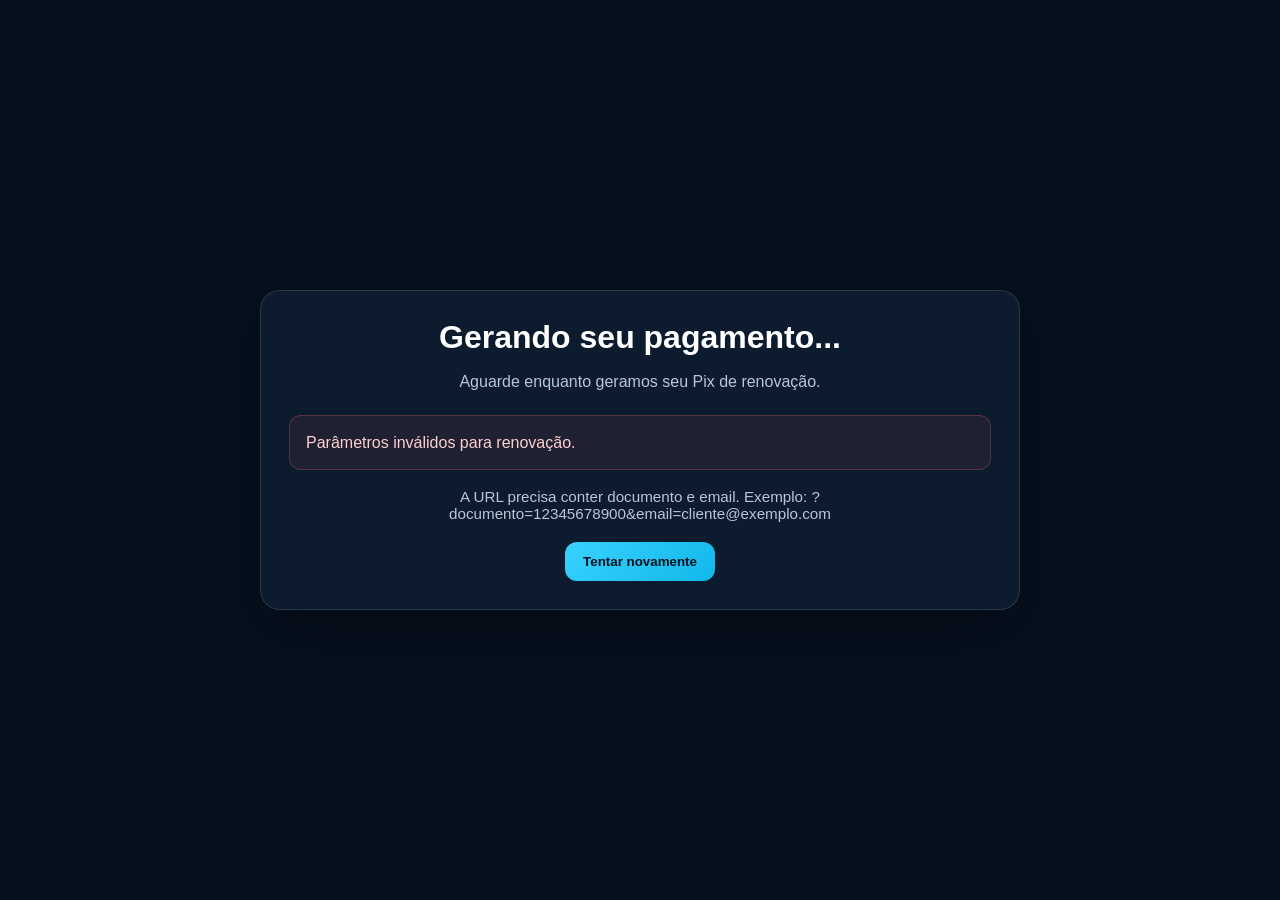
<file: checkout/renew.html>
<!DOCTYPE html>
<html lang="pt-BR">
<head>
  <meta charset="UTF-8">
  <title>Redirecionando para pagamento...</title>
  <meta name="viewport" content="width=device-width, initial-scale=1.0">
  <style>
    :root {
      --bg: #06111f;
      --card: #0c1b2e;
      --text: #ffffff;
      --muted: #b8c6d8;
      --info: #39d1ff;
      --error: #ff6b6b;
      --success: #38d39f;
      --line: rgba(255,255,255,0.12);
    }

    * { box-sizing: border-box; }

    body {
      margin: 0;
      min-height: 100vh;
      font-family: Arial, sans-serif;
      background: var(--bg);
      color: var(--text);
      display: flex;
      align-items: center;
      justify-content: center;
      padding: 24px;
    }

    .box {
      width: min(760px, 100%);
      background: var(--card);
      border: 1px solid var(--line);
      border-radius: 20px;
      padding: 28px;
      text-align: center;
      box-shadow: 0 20px 60px rgba(0, 0, 0, 0.35);
    }

    h2 {
      margin: 0 0 12px;
      font-size: 2rem;
    }

    p {
      margin: 0;
      color: var(--muted);
      line-height: 1.7;
    }

    .status {
      margin-top: 20px;
      padding: 14px 16px;
      border-radius: 12px;
      display: none;
      text-align: left;
      white-space: pre-wrap;
      word-break: break-word;
      line-height: 1.6;
    }

    .status.show {
      display: block;
    }

    .status.info {
      background: rgba(57, 209, 255, 0.08);
      border: 1px solid rgba(57, 209, 255, 0.25);
      color: #bfefff;
    }

    .status.error {
      background: rgba(255, 107, 107, 0.08);
      border: 1px solid rgba(255, 107, 107, 0.25);
      color: #ffd0d0;
    }

    .status.success {
      background: rgba(56, 211, 159, 0.08);
      border: 1px solid rgba(56, 211, 159, 0.25);
      color: #c6ffe9;
    }

    .details {
      margin-top: 18px;
      font-size: 0.95rem;
      color: var(--muted);
    }

    .retry {
      margin-top: 20px;
      display: none;
    }

    .retry.show {
      display: block;
    }

    button {
      border: 0;
      background: linear-gradient(135deg, #39d1ff, #11b8ea);
      color: #03101d;
      font-weight: 700;
      padding: 12px 18px;
      border-radius: 12px;
      cursor: pointer;
    }

    code {
      background: rgba(255,255,255,0.06);
      padding: 2px 6px;
      border-radius: 6px;
    }
  </style>
</head>
<body>
  <div class="box">
    <h2>Gerando seu pagamento...</h2>
    <p>Aguarde enquanto geramos seu Pix de renovação.</p>

    <div id="status" class="status info show">Iniciando renovação...</div>

    <div class="details" id="details"></div>

    <div class="retry" id="retryBox">
      <button type="button" onclick="window.location.reload()">Tentar novamente</button>
    </div>
  </div>

  <script>
    (function () {
      const API_URL = "https://api.altroxpdv.com.br/api/checkout/renew-pix";
      const statusEl = document.getElementById("status");
      const detailsEl = document.getElementById("details");
      const retryBox = document.getElementById("retryBox");

      function setStatus(message, type) {
        statusEl.className = "status show " + (type || "info");
        statusEl.textContent = message;
      }

      function setDetails(message) {
        detailsEl.textContent = message || "";
      }

      function onlyDigits(value) {
        return (value || "").replace(/\D/g, "");
      }

      function getParam(name) {
        const url = new URL(window.location.href);
        return (url.searchParams.get(name) || "").trim();
      }

      async function safeReadResponse(response) {
        const text = await response.text();

        if (!text || !text.trim()) {
          return { text: "", json: null };
        }

        try {
          return {
            text,
            json: JSON.parse(text)
          };
        } catch {
          return {
            text,
            json: null
          };
        }
      }

      async function start() {
        const documento = onlyDigits(getParam("documento"));
        const email = getParam("email");
        const origem = getParam("origem") || "site";

        if (!documento || !email) {
          setStatus("Parâmetros inválidos para renovação.", "error");
          setDetails("A URL precisa conter documento e email. Exemplo: ?documento=12345678900&email=cliente@exemplo.com");
          retryBox.classList.add("show");
          return;
        }

        setDetails("Documento: " + documento + " | E-mail: " + email);
        setStatus("Consultando sua assinatura e gerando o Pix...", "info");

        try {
          const response = await fetch(API_URL, {
            method: "POST",
            headers: {
              "Content-Type": "application/json",
              "Accept": "application/json"
            },
            body: JSON.stringify({
              documento: documento,
              email: email,
              origem: origem,
              successUrl: window.location.origin + "/?pagamento=sucesso",
              pendingUrl: window.location.origin + "/?pagamento=pendente",
              failureUrl: window.location.origin + "/?pagamento=falhou"
            })
          });

          const result = await safeReadResponse(response);
          const data = result.json;

          if (!response.ok) {
            const serverMessage =
              (data && (data.detail || data.message || data.title)) ||
              result.text ||
              ("Erro HTTP " + response.status);

            throw new Error(serverMessage);
          }

          if (!data) {
            throw new Error("A API respondeu sem JSON. Verifique se o endpoint /api/checkout/renew-pix já foi publicado no backend.");
          }

          if (data.qrCodeBase64 || data.qrCode || data.ticketUrl) {
            setStatus("Pix gerado com sucesso.", "success");

            const expirationText = data.dateOfExpirationUtc
              ? new Date(data.dateOfExpirationUtc).toLocaleString("pt-BR")
              : "Não informado";

            detailsEl.innerHTML = `
              <div style="margin-top:18px;text-align:left;">
                <div style="margin-bottom:12px;"><strong>${data.message || "Renovação gerada com sucesso."}</strong></div>
                ${data.qrCodeBase64 ? `<div style="text-align:center;margin:16px 0;"><img src="data:image/png;base64,${data.qrCodeBase64}" alt="QR Code Pix" style="max-width:260px;width:100%;background:#fff;padding:12px;border-radius:14px;"></div>` : ""}
                ${data.qrCode ? `
                  <label for="pixCopiaCola" style="display:block;margin-bottom:8px;">Pix copia e cola</label>
                  <textarea id="pixCopiaCola" readonly style="width:100%;min-height:120px;border-radius:12px;padding:12px;border:1px solid rgba(255,255,255,0.12);background:rgba(255,255,255,0.04);color:#ffffff;">${data.qrCode}</textarea>
                  <div style="margin-top:12px;">
                    <button type="button" id="copyPixButton">Copiar código Pix</button>
                  </div>
                ` : ""}
                ${data.ticketUrl ? `<div style="margin-top:12px;"><a href="${data.ticketUrl}" target="_blank" rel="noopener noreferrer" style="color:#bfefff;">Abrir cobrança no Mercado Pago</a></div>` : ""}
                <div style="margin-top:12px;">Vencimento: ${expirationText}</div>
              </div>
            `;

            const copyButton = document.getElementById("copyPixButton");
            if (copyButton) {
              copyButton.addEventListener("click", async function () {
                try {
                  await navigator.clipboard.writeText(data.qrCode || "");
                  copyButton.textContent = "Código Pix copiado";
                } catch {
                  copyButton.textContent = "Copie manualmente";
                }
              });
            }

            return;
          }

          throw new Error(data.detail || data.message || "A API não retornou os dados do Pix.");
        } catch (error) {
          setStatus("Não foi possível gerar o pagamento.", "error");
          setDetails(error && error.message ? error.message : "Erro inesperado.");
          retryBox.classList.add("show");
        }
      }

      start();
    })();
  </script>
</body>
</html>
</file>
<file: styles.css>
:root {
  --bg: #06111f;
  --bg-soft: #0c1b2e;
  --card: rgba(255, 255, 255, 0.06);
  --card-strong: rgba(15, 33, 56, 0.92);
  --text: #f7fbff;
  --muted: #b8c6d8;
  --line: rgba(255, 255, 255, 0.12);
  --primary: #39d1ff;
  --primary-strong: #11b8ea;
  --success: #38d39f;
  --error: #ff6b6b;
  --warning: #ffcc66;
  --shadow: 0 20px 60px rgba(0, 0, 0, 0.28);
}

* { box-sizing: border-box; }
html { scroll-behavior: smooth; }
body {
  margin: 0;
  font-family: 'Inter', sans-serif;
  color: var(--text);
  background:
    radial-gradient(circle at top right, rgba(57, 209, 255, 0.14), transparent 25%),
    radial-gradient(circle at bottom left, rgba(17, 184, 234, 0.12), transparent 25%),
    var(--bg);
  overflow-x: hidden;
}

body.modal-open {
  overflow: hidden;
}

a { color: inherit; text-decoration: none; }
img { max-width: 100%; display: block; }
button { font: inherit; }
.container { width: min(1140px, calc(100% - 32px)); margin: 0 auto; }

.topbar {
  position: sticky;
  top: 0;
  z-index: 50;
  backdrop-filter: blur(16px);
  background: rgba(6, 17, 31, 0.82);
  border-bottom: 1px solid var(--line);
}

.nav {
  display: flex;
  align-items: center;
  justify-content: space-between;
  gap: 20px;
  padding: 16px 0;
}

.brand-group,
.brand {
  display: flex;
  align-items: center;
}

.brand-text strong {
  display: block;
  font-size: 1.05rem;
  color: #ffffff;
}

.brand-text span {
  display: block;
  color: var(--muted);
  font-size: 0.86rem;
}

.menu {
  display: flex;
  gap: 24px;
  color: var(--muted);
}

.menu a:hover { color: var(--primary); }

.btn {
  display: inline-flex;
  align-items: center;
  justify-content: center;
  gap: 10px;
  border-radius: 16px;
  padding: 14px 22px;
  font-weight: 700;
  transition: 0.2s ease;
  border: 1px solid transparent;
  cursor: pointer;
}

.btn:hover { transform: translateY(-1px); }
.btn:disabled {
  opacity: 0.65;
  cursor: not-allowed;
  transform: none;
}

.btn-primary {
  background: linear-gradient(135deg, var(--primary), var(--primary-strong));
  color: #03101d;
  box-shadow: 0 12px 30px rgba(57, 209, 255, 0.24);
}

.btn-secondary {
  border-color: var(--line);
  background: rgba(255,255,255,0.04);
  color: var(--text);
}

.btn-large { min-width: 220px; }
.btn-plan {
  width: 100%;
  min-height: 52px;
}

.badge,
.section-tag,
.featured-badge,
.ia-tag {
  display: inline-flex;
  align-items: center;
  gap: 8px;
  border: 1px solid rgba(57, 209, 255, 0.28);
  background: rgba(57, 209, 255, 0.12);
  color: #9cecff;
  border-radius: 999px;
  padding: 8px 14px;
  font-size: 0.85rem;
  font-weight: 700;
}

.hero {
  padding: 58px 0 34px;
}

.hero-grid {
  display: grid;
  grid-template-columns: 1.05fr 0.95fr;
  gap: 36px;
  align-items: start;
}

.hero-copy {
  display: flex;
  flex-direction: column;
  align-items: flex-start;
}

.hero h1 {
  margin: 18px 0;
  font-size: clamp(2.3rem, 5vw, 4.5rem);
  line-height: 1.05;
  max-width: 760px;
}

.hero p {
  margin: 0;
  color: var(--muted);
  font-size: 1.08rem;
  line-height: 1.8;
  max-width: 700px;
}

.hero-actions {
  display: grid;
  grid-template-columns: repeat(2, minmax(0, 1fr));
  gap: 14px;
  align-items: center;
  margin: 28px 0 26px;
  width: 100%;
  max-width: 480px;
}

.hero-actions .btn {
  width: 100%;
  min-height: 54px;
}

.hero-points {
  display: grid;
  grid-template-columns: repeat(2, minmax(0, 1fr));
  gap: 14px;
  width: 100%;
}

.hero-proof-strip {
  display: flex;
  flex-wrap: wrap;
  gap: 12px;
  margin-top: 20px;
  color: #d9f8ff;
  font-size: 0.95rem;
}

.hero-proof-strip span {
  padding: 10px 14px;
  border-radius: 999px;
  background: rgba(255,255,255,0.04);
  border: 1px solid rgba(255,255,255,0.08);
}

.point-card,
.feature-card,
.benefit-item,
.price-card,
.faq-item,
.mini-card,
.download-card,
.ia-side-card,
.ia-feature-card,
.proof-card,
.image-feature-card,
.showcase-card,
.showcase-stat {
  background: var(--card);
  border: 1px solid var(--line);
  border-radius: 24px;
  box-shadow: var(--shadow);
}

.point-card {
  padding: 18px;
  color: var(--text);
  font-weight: 600;
  display: flex;
  align-items: center;
  justify-content: center;
  text-align: center;
  min-height: 74px;
}

.point-card-highlight,
.mini-card-highlight,
.feature-card-highlight,
.benefit-item-highlight,
.faq-item-highlight,
.image-feature-card-highlight,
.showcase-card.highlight {
  border-color: rgba(57, 209, 255, 0.4);
  background: linear-gradient(180deg, rgba(57, 209, 255, 0.18), rgba(255, 255, 255, 0.06));
}

.hero-panel .glass-card {
  border: 1px solid var(--line);
  background: rgba(255,255,255,0.05);
  border-radius: 32px;
  padding: 22px;
  box-shadow: var(--shadow);
}

.panel-header {
  display: flex;
  gap: 8px;
  margin-bottom: 18px;
}

.dot {
  width: 12px;
  height: 12px;
  border-radius: 50%;
  background: rgba(255,255,255,0.22);
}

.hero-showcase {
  display: grid;
  gap: 16px;
}

.showcase-card {
  padding: 22px;
}

.showcase-label {
  display: inline-block;
  margin-bottom: 10px;
  color: #b9f1ff;
  font-size: 0.9rem;
  font-weight: 700;
}

.showcase-card h3 {
  margin: 0 0 10px;
  font-size: 1.35rem;
}

.showcase-card p,
.showcase-stat span {
  margin: 0;
  color: var(--muted);
  line-height: 1.7;
}

.showcase-stats {
  display: grid;
  grid-template-columns: repeat(2, minmax(0, 1fr));
  gap: 14px;
}

.showcase-stat {
  padding: 18px;
}

.showcase-stat strong {
  display: block;
  margin-bottom: 8px;
  color: #ffffff;
}

.panel-grid {
  display: grid;
  grid-template-columns: repeat(2, minmax(0, 1fr));
  gap: 14px;
}

.mini-card { padding: 18px; }
.mini-card h3 { margin: 0 0 8px; font-size: 1rem; }
.mini-card p { margin: 0; font-size: 0.94rem; color: var(--muted); line-height: 1.6; }

.section { padding: 86px 0; }
.section-alt {
  background: rgba(255,255,255,0.03);
  border-top: 1px solid var(--line);
  border-bottom: 1px solid var(--line);
}

.section-heading {
  text-align: center;
  max-width: 820px;
  margin: 0 auto 40px;
}

.section-heading.left {
  text-align: left;
  margin: 0;
}

.section-heading h2 {
  margin: 14px 0 12px;
  font-size: clamp(1.95rem, 4vw, 3.2rem);
  line-height: 1.12;
}

.section-heading p {
  margin: 0;
  color: var(--muted);
  line-height: 1.75;
}

.proof-section {
  padding-top: 24px;
}

.proof-grid {
  display: grid;
  grid-template-columns: repeat(3, minmax(0, 1fr));
  gap: 18px;
}

.proof-card {
  padding: 24px;
}

.proof-number {
  display: inline-flex;
  width: 44px;
  height: 44px;
  border-radius: 14px;
  align-items: center;
  justify-content: center;
  font-weight: 800;
  color: #03101d;
  background: linear-gradient(135deg, var(--primary), var(--primary-strong));
  margin-bottom: 14px;
}

.proof-card h3 {
  margin: 0 0 10px;
  font-size: 1.16rem;
}

.proof-card p {
  margin: 0;
  color: var(--muted);
  line-height: 1.7;
}

.image-feature-grid {
  display: grid;
  gap: 24px;
}

.image-feature-card {
  display: grid;
  grid-template-columns: 0.92fr 1.08fr;
  gap: 24px;
  padding: 24px;
  align-items: center;
}

.image-frame {
  padding: 12px;
  border-radius: 24px;
  background: rgba(255,255,255,0.04);
  border: 1px solid rgba(255,255,255,0.08);
}

.image-frame img {
  width: 100%;
  border-radius: 18px;
  object-fit: cover;
}

.whatsapp-frame img {
  max-height: 620px;
  object-fit: contain;
  background: #0d1a24;
}

.image-feature-content {
  display: grid;
  gap: 14px;
}

.image-feature-content h3 {
  margin: 0;
  font-size: clamp(1.5rem, 3vw, 2.2rem);
  line-height: 1.18;
}

.image-feature-content p {
  margin: 0;
  color: var(--muted);
  line-height: 1.8;
  font-size: 1.02rem;
}

.feature-list {
  list-style: none;
  padding: 0;
  margin: 4px 0 0;
  display: grid;
  gap: 10px;
}

.feature-list li {
  position: relative;
  padding-left: 24px;
  color: #dcefff;
}

.feature-list li::before {
  content: "•";
  position: absolute;
  left: 6px;
  color: var(--primary);
  font-size: 1.1rem;
}

.ia-section {
  padding-top: 28px;
}

.ia-hero-card {
  display: grid;
  grid-template-columns: 1.15fr 0.85fr;
  gap: 24px;
  padding: 34px;
  border-radius: 32px;
  border: 1px solid rgba(57, 209, 255, 0.28);
  background:
    radial-gradient(circle at top right, rgba(57, 209, 255, 0.18), transparent 30%),
    linear-gradient(135deg, rgba(57, 209, 255, 0.14), rgba(255, 255, 255, 0.05));
  box-shadow: var(--shadow);
}

.ia-hero-copy h2 {
  margin: 16px 0 14px;
  font-size: clamp(2rem, 4vw, 3.4rem);
  line-height: 1.08;
}

.ia-hero-copy p {
  margin: 0;
  color: var(--muted);
  font-size: 1.05rem;
  line-height: 1.85;
}

.ia-hero-actions {
  display: flex;
  flex-wrap: wrap;
  gap: 14px;
  margin-top: 28px;
}

.ia-hero-side {
  display: grid;
  gap: 16px;
}

.ia-side-card,
.ia-feature-card {
  padding: 22px;
}

.ia-side-number {
  width: 44px;
  height: 44px;
  border-radius: 14px;
  display: inline-flex;
  align-items: center;
  justify-content: center;
  font-weight: 800;
  color: #03101d;
  background: linear-gradient(135deg, var(--primary), var(--primary-strong));
  box-shadow: 0 12px 30px rgba(57, 209, 255, 0.24);
  margin-bottom: 14px;
}

.ia-side-card h3,
.ia-feature-card h3 {
  margin: 0 0 10px;
  font-size: 1.15rem;
}

.ia-side-card p,
.ia-feature-card p {
  margin: 0;
  color: var(--muted);
  line-height: 1.75;
}

.ia-feature-grid,
.cards-grid,
.pricing-grid,
.faq-grid,
.downloads-grid {
  display: grid;
  gap: 20px;
}

.ia-feature-grid { grid-template-columns: repeat(3, minmax(0, 1fr)); margin-top: 24px; }
.cards-grid { grid-template-columns: repeat(3, minmax(0, 1fr)); }
.pricing-grid { grid-template-columns: repeat(3, minmax(0, 1fr)); align-items: stretch; }
.faq-grid { grid-template-columns: repeat(2, minmax(0, 1fr)); }
.downloads-grid { grid-template-columns: repeat(3, minmax(0, 1fr)); }

.feature-card,
.faq-item,
.price-card,
.download-card { padding: 26px; }

.feature-card h3,
.faq-item h3,
.price-card h3,
.download-card h3 {
  margin: 0 0 10px;
  font-size: 1.18rem;
}

.feature-card p,
.faq-item p,
.price-card p,
.download-card p {
  margin: 0;
  color: var(--muted);
  line-height: 1.75;
}

.download-card {
  display: flex;
  flex-direction: column;
  gap: 14px;
  min-height: 100%;
}

.download-icon {
  width: 52px;
  height: 52px;
  border-radius: 16px;
  display: inline-flex;
  align-items: center;
  justify-content: center;
  font-weight: 800;
  color: #03101d;
  background: linear-gradient(135deg, var(--primary), var(--primary-strong));
  box-shadow: 0 12px 30px rgba(57, 209, 255, 0.24);
}

.featured-download,
.price-card.featured {
  background: linear-gradient(180deg, rgba(57,209,255,0.16), rgba(255,255,255,0.06));
  border-color: rgba(57, 209, 255, 0.35);
}

.split-grid {
  display: grid;
  grid-template-columns: 1fr 1fr;
  gap: 28px;
  align-items: start;
}

.split-grid-strong {
  align-items: center;
}

.benefit-list { display: grid; gap: 16px; }
.benefit-item { padding: 20px 22px; color: var(--text); font-weight: 600; }

.price-card {
  display: flex;
  flex-direction: column;
  min-height: 100%;
}

.price {
  font-size: 2rem;
  font-weight: 800;
  color: var(--primary);
  margin-bottom: 10px;
  line-height: 1.1;
}

.price span {
  font-size: 1rem;
  font-weight: 700;
  color: var(--muted);
}

.price-card ul {
  margin: 18px 0 0;
  padding-left: 20px;
  color: var(--text);
  flex-grow: 1;
}

.price-card li { margin-bottom: 10px; }
.price-actions { margin-top: 26px; }

.contact-section { padding-top: 88px; }
.contact-box {
  display: grid;
  grid-template-columns: 1.2fr 0.8fr;
  gap: 30px;
  align-items: center;
  padding: 36px;
  border-radius: 34px;
  border: 1px solid rgba(57,209,255,0.25);
  background: linear-gradient(135deg, rgba(57,209,255,0.12), rgba(255,255,255,0.04));
  box-shadow: var(--shadow);
}

.contact-box h2 {
  margin: 12px 0;
  font-size: clamp(1.8rem, 4vw, 3rem);
}

.contact-box p {
  margin: 0;
  color: var(--muted);
  line-height: 1.8;
}

.contact-actions { display: grid; gap: 14px; }

.footer {
  border-top: 1px solid var(--line);
  padding: 28px 0 34px;
  background: rgba(0,0,0,0.15);
}

.footer-content {
  display: flex;
  justify-content: space-between;
  align-items: center;
  gap: 16px;
}

.footer p,
.footer a {
  color: var(--muted);
  margin: 6px 0 0;
}

.checkout-modal {
  position: fixed;
  inset: 0;
  z-index: 120;
  display: none;
}

.checkout-modal.is-open {
  display: block;
}

.checkout-modal__backdrop {
  position: absolute;
  inset: 0;
  background: rgba(3, 10, 19, 0.78);
  backdrop-filter: blur(4px);
}

.checkout-modal__dialog {
  position: relative;
  width: min(760px, calc(100% - 24px));
  margin: 48px auto;
  background: linear-gradient(180deg, rgba(12, 27, 46, 0.98), rgba(7, 17, 31, 0.98));
  border: 1px solid rgba(57, 209, 255, 0.2);
  border-radius: 28px;
  box-shadow: var(--shadow);
  padding: 28px;
  max-height: calc(100vh - 96px);
  overflow-y: auto;
}

.checkout-modal__close {
  position: absolute;
  right: 18px;
  top: 14px;
  border: 0;
  background: transparent;
  color: var(--muted);
  font-size: 2rem;
  cursor: pointer;
}

.checkout-modal__header h2 {
  margin: 14px 0 10px;
  font-size: clamp(1.7rem, 3vw, 2.4rem);
}

.checkout-modal__header p {
  margin: 0;
  color: var(--muted);
  line-height: 1.7;
}

.checkout-form { margin-top: 24px; }

.checkout-selected-plan {
  display: flex;
  justify-content: space-between;
  align-items: center;
  gap: 16px;
  padding: 18px 20px;
  border-radius: 18px;
  background: rgba(255,255,255,0.04);
  border: 1px solid var(--line);
  margin-bottom: 18px;
}

.checkout-selected-plan span {
  color: var(--muted);
  font-size: 0.94rem;
}

.checkout-selected-plan strong {
  font-size: 1.1rem;
  color: var(--primary);
}

.checkout-grid {
  display: grid;
  grid-template-columns: repeat(2, minmax(0, 1fr));
  gap: 16px;
}

.form-group {
  display: grid;
  gap: 8px;
}

.form-group label {
  font-weight: 600;
  color: var(--text);
}

.form-group input {
  width: 100%;
  border-radius: 14px;
  border: 1px solid rgba(255,255,255,0.12);
  background: rgba(255,255,255,0.04);
  color: var(--text);
  padding: 14px 16px;
  outline: none;
}

.form-group input:focus {
  border-color: rgba(57, 209, 255, 0.55);
  box-shadow: 0 0 0 3px rgba(57, 209, 255, 0.12);
}

.checkout-feedback {
  display: none;
  margin-top: 18px;
  padding: 14px 16px;
  border-radius: 14px;
  line-height: 1.6;
  border: 1px solid transparent;
}

.checkout-feedback.is-visible { display: block; }
.checkout-feedback.is-info {
  background: rgba(57, 209, 255, 0.08);
  border-color: rgba(57, 209, 255, 0.2);
  color: #bfefff;
}
.checkout-feedback.is-success {
  background: rgba(56, 211, 159, 0.08);
  border-color: rgba(56, 211, 159, 0.2);
  color: #b4f5dd;
}
.checkout-feedback.is-error {
  background: rgba(255, 107, 107, 0.08);
  border-color: rgba(255, 107, 107, 0.2);
  color: #ffc5c5;
}

.checkout-actions {
  display: flex;
  justify-content: flex-end;
  gap: 12px;
  margin-top: 20px;
}

@media (max-width: 1080px) {
  .hero-grid,
  .image-feature-card,
  .ia-hero-card,
  .proof-grid,
  .ia-feature-grid,
  .cards-grid,
  .pricing-grid,
  .downloads-grid,
  .split-grid,
  .contact-box,
  .faq-grid,
  .checkout-grid {
    grid-template-columns: 1fr;
  }

  .panel-grid,
  .hero-points,
  .showcase-stats {
    grid-template-columns: 1fr;
  }
}

@media (max-width: 980px) {
  .menu,
  .desktop-only { display: none; }

  .footer-content {
    flex-direction: column;
    align-items: flex-start;
  }
}

@media (max-width: 640px) {
  .hero { padding-top: 38px; }
  .section { padding: 66px 0; }
  .brand-text strong { font-size: 0.98rem; }
  .brand-text span { font-size: 0.8rem; }
  .btn { width: 100%; }

  .hero-actions,
  .hero-points {
    grid-template-columns: 1fr;
    max-width: 100%;
  }

  .checkout-modal__dialog {
    margin: 16px auto;
    max-height: calc(100vh - 32px);
    padding: 22px 18px;
  }

  .checkout-selected-plan,
  .checkout-actions {
    flex-direction: column;
    align-items: stretch;
  }

  .contact-box,
  .ia-hero-card,
  .image-feature-card,
  .hero-panel .glass-card {
    padding: 22px;
  }

  .image-feature-content h3 {
    font-size: 1.45rem;
  }
}
</file>
